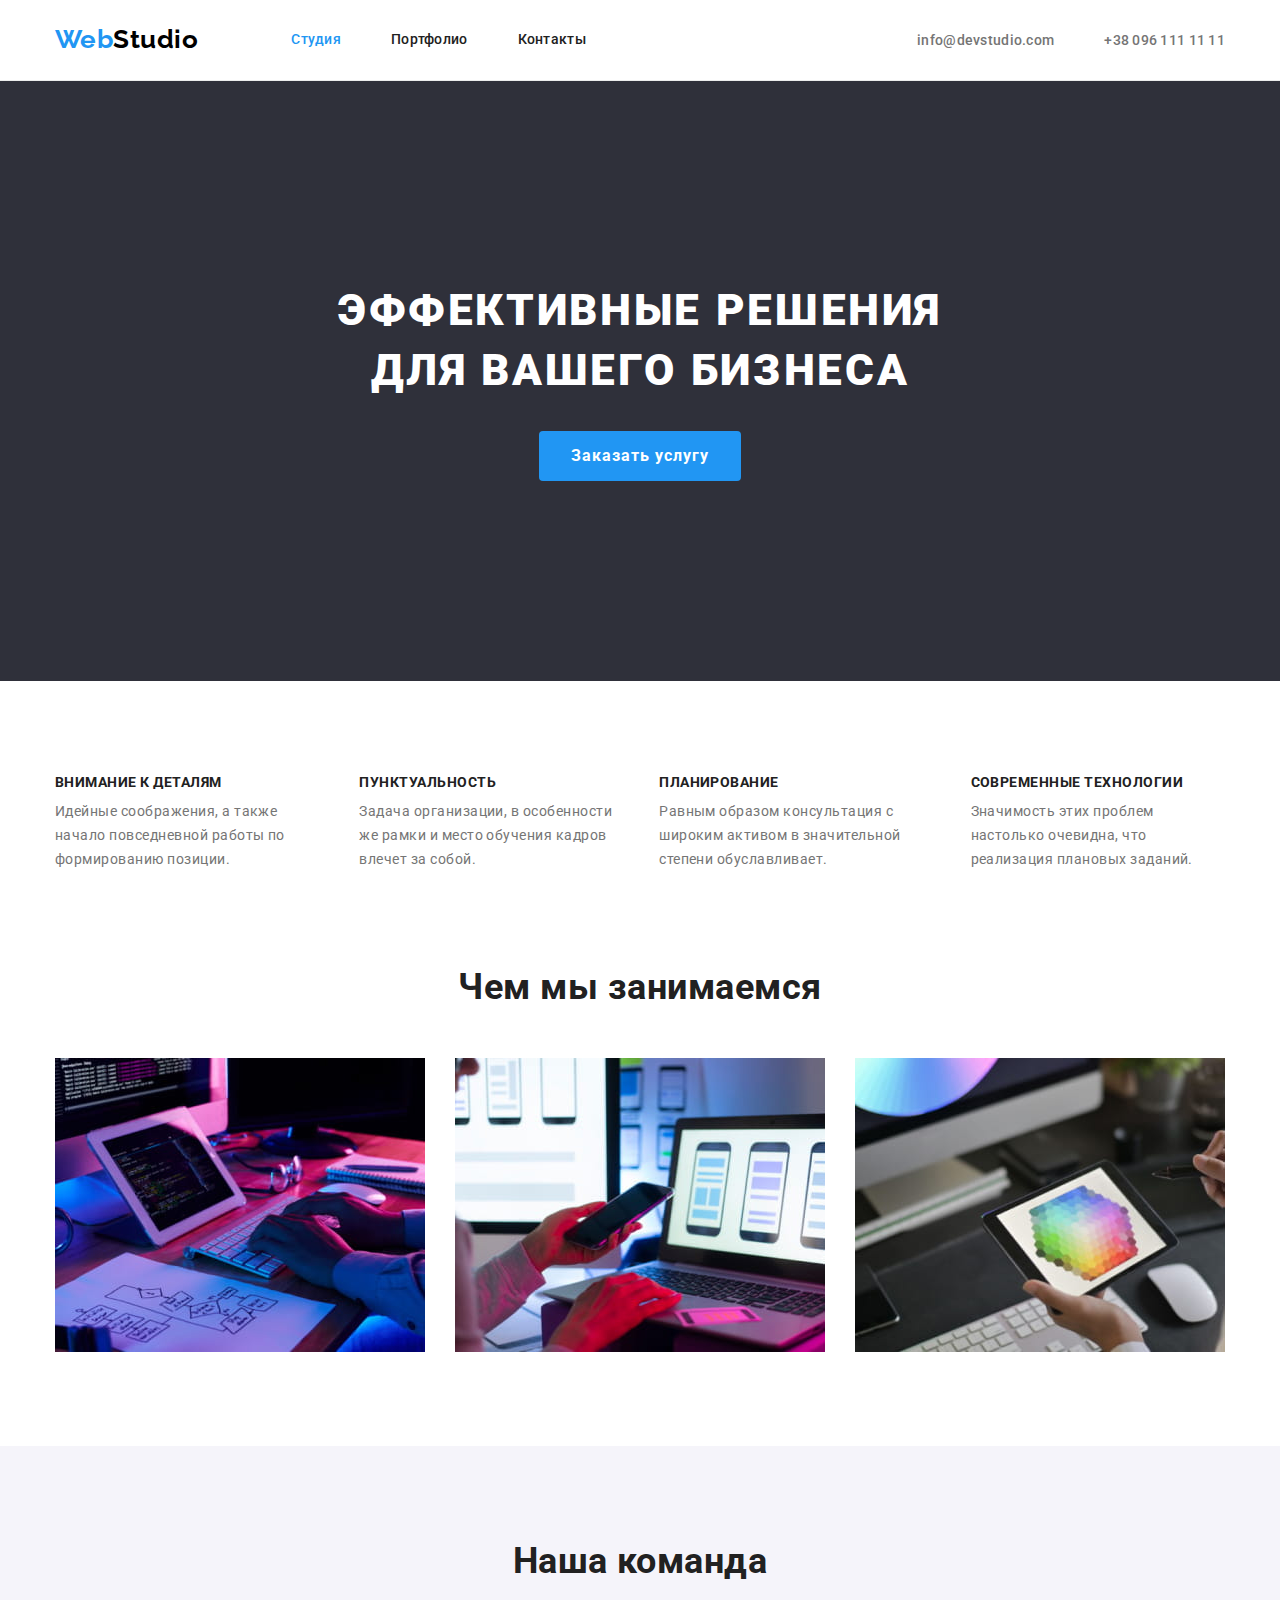
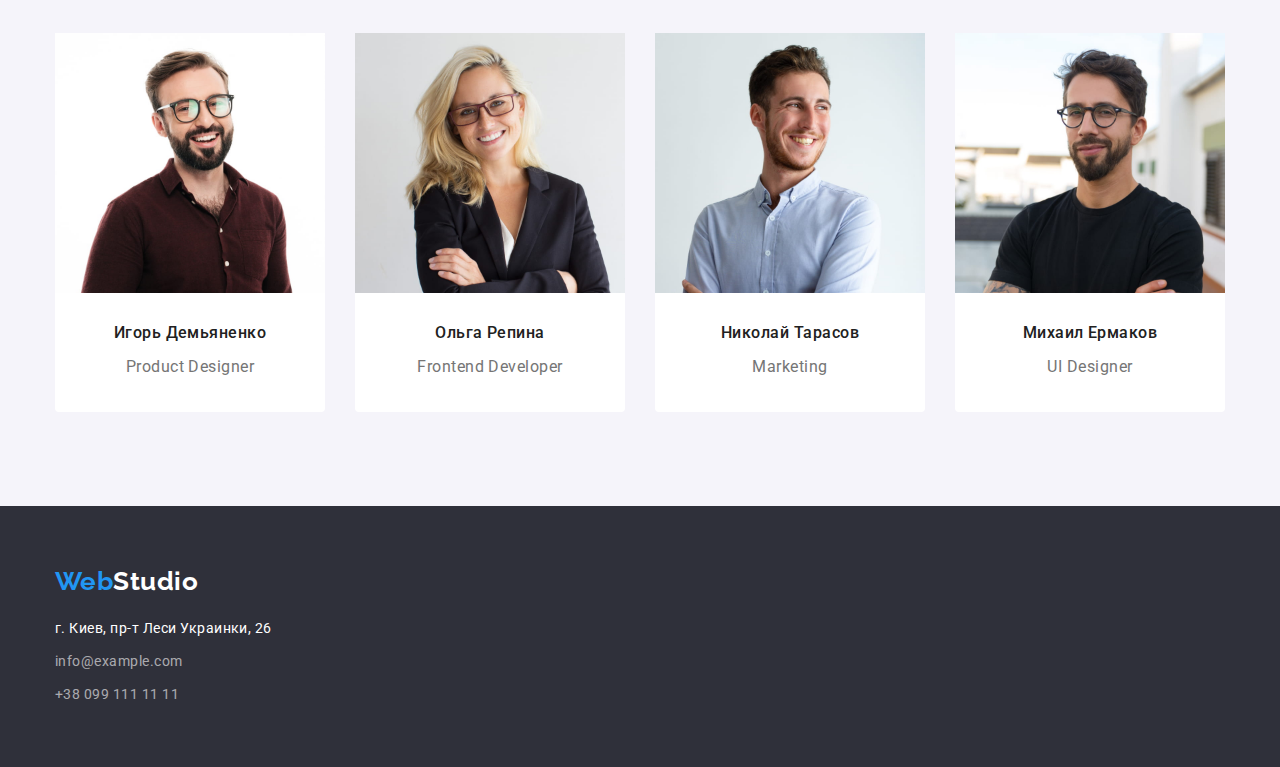
<file: index.html>
<!DOCTYPE html>
<html lang="ru">
  <head>
    <meta charset="UTF-8" />
    <meta http-equiv="X-UA-Compatible" content="IE=edge" />
    <meta name="viewport" content="width=device-width, initial-scale=1.0" />
    <title>WebStudio</title>
    <link rel="preconnect" href="https://fonts.googleapis.com" />
    <link rel="preconnect" href="https://fonts.gstatic.com" crossorigin />
    <link
      href="https://fonts.googleapis.com/css2?family=Raleway:wght@700&family=Roboto:wght@400;500;700;900&display=swap"
      rel="stylesheet"
    />
    <link
      rel="stylesheet"
      href="https://cdnjs.cloudflare.com/ajax/libs/modern-normalize/1.1.0/modern-normalize.min.css"
    />
    <link rel="stylesheet" href="./css/styles.css" />
  </head>
  <body>
    <!-- Header -->
    <header class="header">
      <div class="container main-nav">
        <a href="" class="logo">Web<span class="header-logo-part">Studio</span></a>
        <nav class="site-nav">
          <ul class="site-list">
            <li class="site-nav-item">
              <a href="./index.html" class="site-nav-link current">Студия</a>
            </li>
            <li class="site-nav-item">
              <a href="./portfolio.html" class="site-nav-link">Портфолио</a>
            </li>
            <li class="site-nav-item"><a href="" class="site-nav-link">Контакты</a></li>
          </ul>
        </nav>
        <ul class="contact-nav">
          <li class="contact-nav-item">
            <a href="mailto:info@devstudio.com" class="header-contacts">info@devstudio.com</a>
          </li>
          <li class="contact-nav-item">
            <a href="tel:+380961111111" class="header-contacts">+38 096 111 11 11</a>
          </li>
        </ul>
      </div>
    </header>
    <!-- Main -->
    <main>
      <!--Hero section-->
      <section class="hero">
        <div class="container">
          <h1 class="hero-title">
            Эффективные решения<br />
            для вашего бизнеса
          </h1>
          <button type="button" class="button primary">Заказать услугу</button>
        </div>
      </section>
      <!--Features section-->
      <section class="section">
        <div class="container">
          <h2 class="features-title visually-hidden">Наши преимущества</h2>
          <ul class="features-list">
            <li class="features-item">
              <h3 class="features-item-title">Внимание к деталям</h3>
              <p class="features-text">
                Идейные соображения, а также начало повседневной работы по формированию позиции.
              </p>
            </li>
            <li class="features-item">
              <h3 class="features-item-title">Пунктуальность</h3>
              <p class="features-text">
                Задача организации, в особенности же рамки и место обучения кадров влечет за собой.
              </p>
            </li>
            <li class="features-item">
              <h3 class="features-item-title">Планирование</h3>
              <p class="features-text">
                Равным образом консультация с широким активом в значительной степени обуславливает.
              </p>
            </li>
            <li class="features-item">
              <h3 class="features-item-title">Современные технологии</h3>
              <p class="features-text">
                Значимость этих проблем настолько очевидна, что реализация плановых заданий.
              </p>
            </li>
          </ul>
        </div>
      </section>
      <!--What we do section-->
      <section class="section work">
        <div class="container">
          <h2 class="work-title">Чем мы занимаемся</h2>
          <ul class="work-list">
            <li class="work-item">
              <img src="./images/img-what-we-do-1.jpg" alt="написание кода" width="370" />
            </li>
            <li class="work-item">
              <img src="./images/img-what-we-do-2.jpg" alt="адаптивный интерфейс" width="370" />
            </li>
            <li class="work-item">
              <img src="./images/img-what-we-do-3.jpg" alt="цветовая палитра" width="370" />
            </li>
          </ul>
        </div>
      </section>
      <!--Our team section-->
      <section class="section team">
        <div class="container">
          <h2 class="team-title">Наша команда</h2>
          <ul class="team-list">
            <li class="team-item">
              <img
                src="./images/member-1.jpg"
                alt="Игорь Демьяненко продакт менеджер"
                width="270"
              />
              <div class="team-item-content">
                <h3 class="team-name">Игорь Демьяненко</h3>
                <p lang="en" class="team-profession">Product Designer</p>
              </div>
            </li>
            <li class="team-item">
              <img
                src="./images/member-2.jpg"
                alt="Ольга Репина фронтэнд разработчик"
                width="270"
              />
              <div class="team-item-content">
                <h3 class="team-name">Ольга Репина</h3>
                <p lang="en" class="team-profession">Frontend Developer</p>
              </div>
            </li>
            <li class="team-item">
              <img src="./images/member-3.jpg" alt="Николай Тарасов маркетинг" width="270" />
              <div class="team-item-content">
                <h3 class="team-name">Николай Тарасов</h3>
                <p lang="en" class="team-profession">Marketing</p>
              </div>
            </li>
            <li class="team-item">
              <img src="./images/member-4.jpg" alt="Михаил Ермаков дизайнер" width="270" />
              <div class="team-item-content">
                <h3 class="team-name">Михаил Ермаков</h3>
                <p lang="en" class="team-profession">UI Designer</p>
              </div>
            </li>
          </ul>
        </div>
      </section>
    </main>
    <!-- Footer -->
    <footer class="footer">
      <div class="container footer-info">
        <a href="" class="logo">Web<span class="footer-logo-part">Studio</span></a>
        <address class="footer-address">
          <ul class="footer-list">
            <li class="footer-item">
              <a
                href="https://goo.gl/maps/oisESLWzGZFU7cvu8"
                target="_blank"
                rel="noreferrer noopener"
                class="footer-address"
                >г. Киев, пр-т Леси Украинки, 26</a
              >
            </li>
            <li class="footer-item">
              <a href="mailto:info@example.com" class="footer-contacts">info@example.com</a>
            </li>
            <li class="footer-item">
              <a href="tel:+380991111111" class="footer-contacts">+38 099 111 11 11</a>
            </li>
          </ul>
        </address>
      </div>
    </footer>
  </body>
</html>
</file>
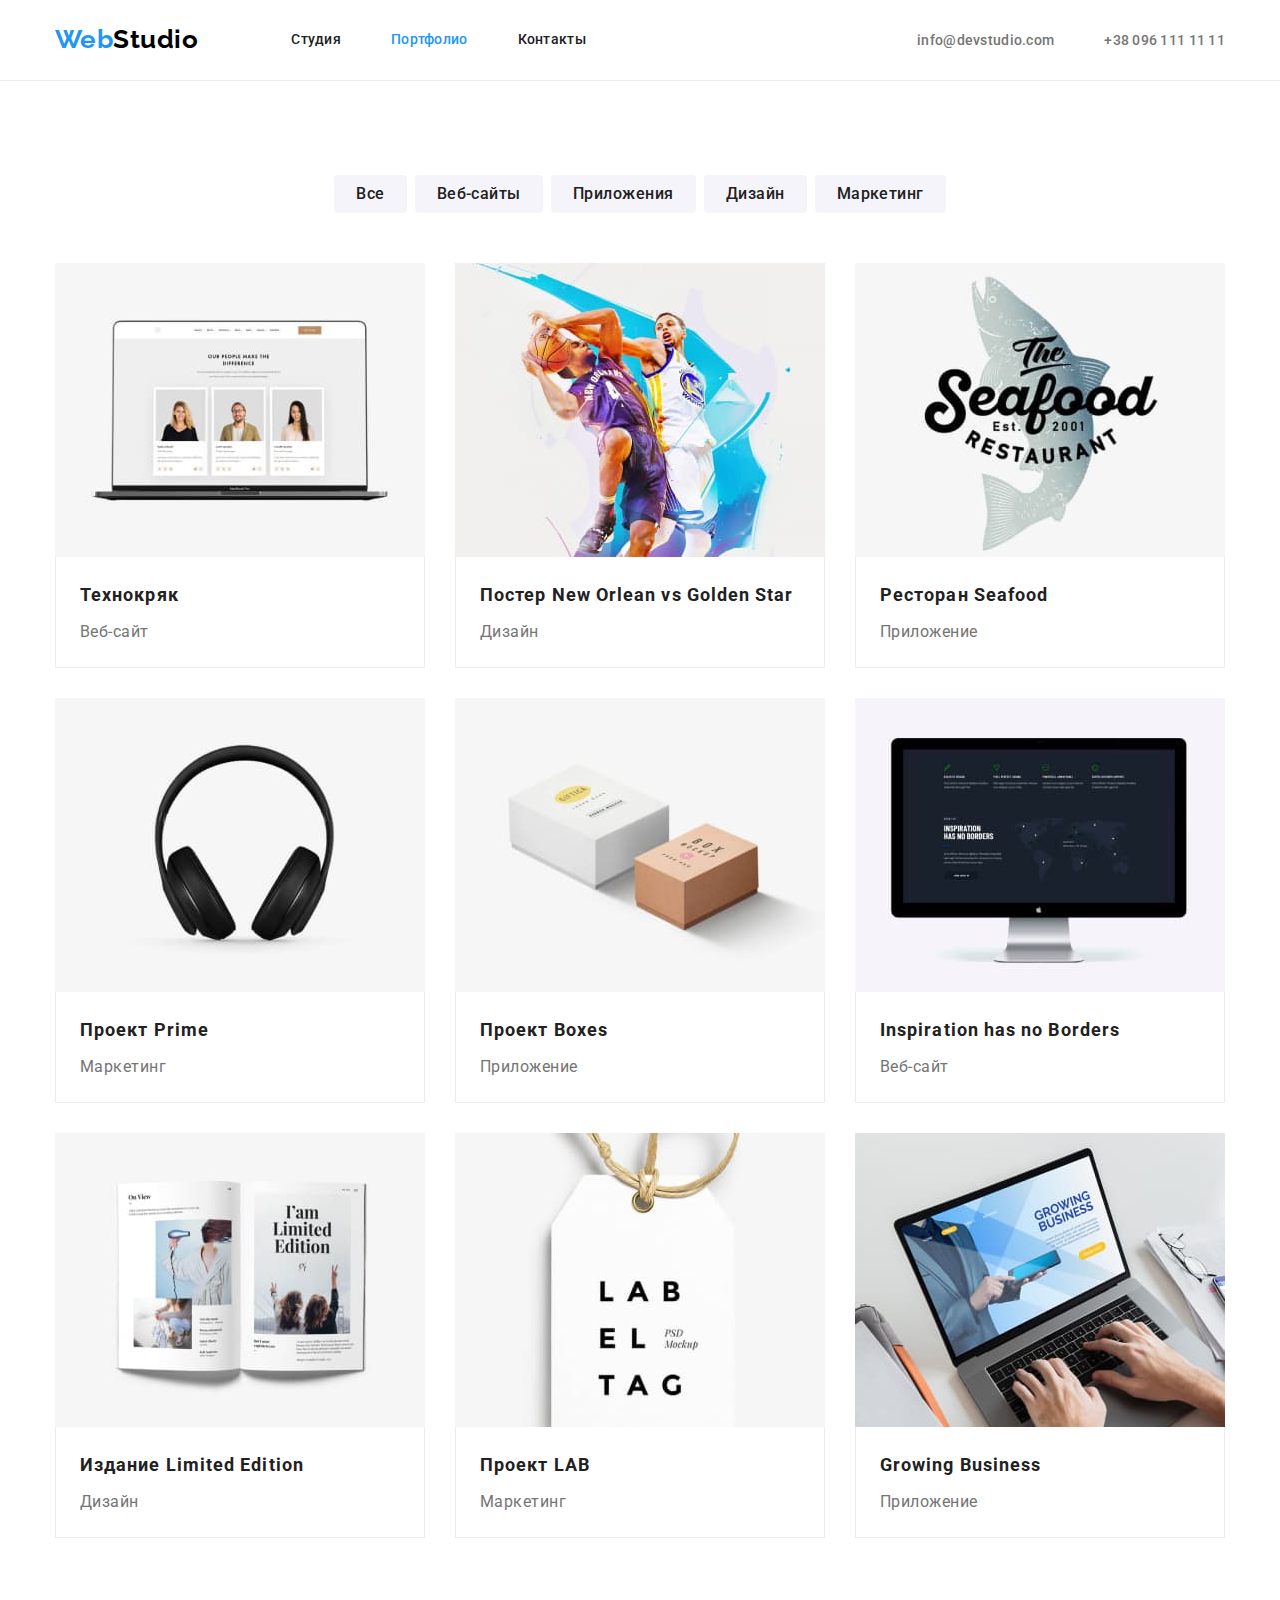
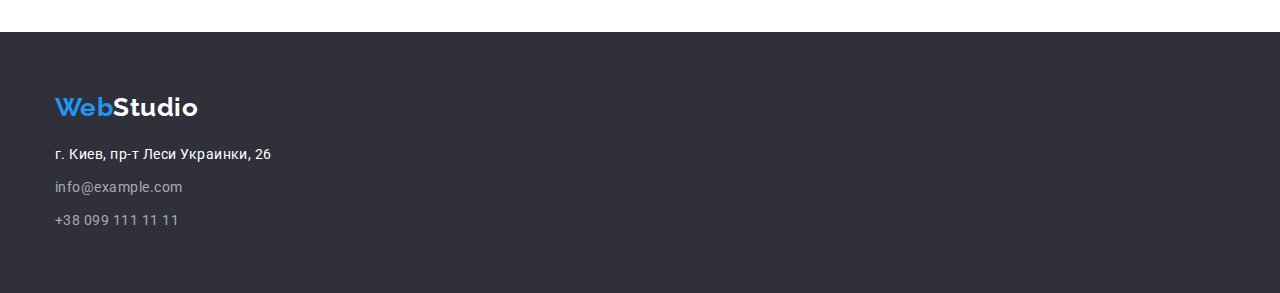
<file: portfolio.html>
<!DOCTYPE html>
<html lang="ru">
  <head>
    <meta charset="UTF-8" />
    <meta http-equiv="X-UA-Compatible" content="IE=edge" />
    <meta name="viewport" content="width=device-width, initial-scale=1.0" />
    <title>WebStudio</title>
    <link rel="preconnect" href="https://fonts.googleapis.com" />
    <link rel="preconnect" href="https://fonts.gstatic.com" crossorigin />
    <link
      href="https://fonts.googleapis.com/css2?family=Raleway:wght@700&family=Roboto:wght@400;500;700;900&display=swap"
      rel="stylesheet"
    />
    <link
      rel="stylesheet"
      href="https://cdnjs.cloudflare.com/ajax/libs/modern-normalize/1.1.0/modern-normalize.min.css"
    />
    <link rel="stylesheet" href="./css/styles.css" />
  </head>
  <body>
    <!-- Header -->
    <header class="header">
      <div class="container main-nav">
        <a href="" class="logo">Web<span class="header-logo-part">Studio</span></a>
        <nav class="site-nav">
          <ul class="site-list">
            <li class="site-nav-item">
              <a href="./index.html" class="site-nav-link">Студия</a>
            </li>
            <li class="site-nav-item">
              <a href="./portfolio.html" class="site-nav-link current">Портфолио</a>
            </li>
            <li class="site-nav-item"><a href="" class="site-nav-link">Контакты</a></li>
          </ul>
        </nav>
        <ul class="contact-nav">
          <li class="contact-nav-item">
            <a href="mailto:info@devstudio.com" class="header-contacts">info@devstudio.com</a>
          </li>
          <li class="contact-nav-item">
            <a href="tel:+380961111111" class="header-contacts">+38 096 111 11 11</a>
          </li>
        </ul>
      </div>
    </header>
    <!-- Main -->
    <main>
      <section class="section">
        <div class="container">
          <h1 class="portfolio-title visually-hidden">Портфолио</h1>
          <ul class="portfolio-filters">
            <li class="portfolio-item">
              <button type="button" class="button secondary">Все</button>
            </li>
            <li class="portfolio-item">
              <button type="button" class="button secondary">Веб-сайты</button>
            </li>
            <li class="portfolio-item">
              <button type="button" class="button secondary">Приложения</button>
            </li>
            <li class="portfolio-item">
              <button type="button" class="button secondary">Дизайн</button>
            </li>
            <li class="portfolio-item">
              <button type="button" class="button secondary">Маркетинг</button>
            </li>
          </ul>
          <ul class="portfolio-projects card-set">
            <li class="card-item">
              <article class="card">
                <div class="card-thumb">
                  <a href="" class="project-link">
                    <img src="./images/project-1.jpg" alt="project-1" width="370" height="294" />
                    <div class="card-content">
                      <h2 class="card-title">Технокряк</h2>
                      <p class="project-kind">Веб-сайт</p>
                      <p class="project-text"></p>
                    </div>
                  </a>
                </div>
              </article>
            </li>

            <li class="card-item">
              <article class="card">
                <div class="card-thumb">
                  <a href="" class="project-link">
                    <img src="./images/project-2.jpg" alt="project-2" width="370" height="294" />
                    <div class="card-content">
                      <h2 class="card-title">
                        Постер <span lang="en">New Orlean vs Golden Star</span>
                      </h2>
                      <p class="project-kind">Дизайн</p>
                      <p class="project-text"></p>
                    </div>
                  </a>
                </div>
              </article>
            </li>

            <li class="card-item">
              <article class="card">
                <div class="card-thumb">
                  <a href="" class="project-link">
                    <img src="./images/project-3.jpg" alt="project-3" width="370" height="294" />
                    <div class="card-content">
                      <h2 class="card-title">Ресторан <span lang="en">Seafood</span></h2>
                      <p class="project-kind">Приложение</p>
                      <p class="project-text"></p>
                    </div>
                  </a>
                </div>
              </article>
            </li>

            <li class="card-item">
              <article class="card">
                <div class="card-thumb">
                  <a href="" class="project-link">
                    <img src="./images/project-4.jpg" alt="project-4" width="370" height="294" />
                    <div class="card-content">
                      <h2 class="card-title">Проект <span lang="en">Prime</span></h2>
                      <p class="project-kind">Маркетинг</p>
                      <p class="project-text"></p>
                    </div>
                  </a>
                </div>
              </article>
            </li>

            <li class="card-item">
              <article class="card">
                <div class="card-thumb">
                  <a href="" class="project-link">
                    <img src="./images/project-5.jpg" alt="project-5" width="370" height="294" />
                    <div class="card-content">
                      <h2 class="card-title">Проект <span lang="en">Boxes</span></h2>
                      <p class="project-kind">Приложение</p>
                      <p class="project-text"></p>
                    </div>
                  </a>
                </div>
              </article>
            </li>

            <li class="card-item">
              <article class="card">
                <div class="card-thumb">
                  <a href="" class="project-link">
                    <img src="./images/project-6.jpg" alt="project-6" width="370" height="294" />
                    <div class="card-content">
                      <h2 class="card-title"><span lang="en">Inspiration has no Borders</span></h2>
                      <p class="project-kind">Веб-сайт</p>
                      <p class="project-text"></p>
                    </div>
                  </a>
                </div>
              </article>
            </li>

            <li class="card-item">
              <article class="card">
                <div class="card-thumb">
                  <a href="" class="project-link">
                    <img src="./images/project-7.jpg" alt="project-7" width="370" height="294" />
                    <div class="card-content">
                      <h2 class="card-title">Издание <span lang="en">Limited Edition</span></h2>
                      <p class="project-kind">Дизайн</p>
                      <p class="project-text"></p>
                    </div>
                  </a>
                </div>
              </article>
            </li>

            <li class="card-item">
              <article class="card">
                <div class="card-thumb">
                  <a href="" class="project-link">
                    <img src="./images/project-8.jpg" alt="project-8" width="370" height="294" />
                    <div class="card-content">
                      <h2 class="card-title">Проект <span lang="en">LAB</span></h2>
                      <p class="project-kind">Маркетинг</p>
                      <p class="project-text"></p>
                    </div>
                  </a>
                </div>
              </article>
            </li>

            <li class="card-item">
              <article class="card">
                <div class="card-thumb">
                  <a href="" class="project-link">
                    <img src="./images/project-9.jpg" alt="project-9" width="370" height="294" />
                    <div class="card-content">
                      <h2 class="card-title"><span lang="en">Growing Business</span></h2>
                      <p class="project-kind">Приложение</p>
                      <p class="project-text"></p>
                    </div>
                  </a>
                </div>
              </article>
            </li>
          </ul>
        </div>
      </section>
    </main>
    <!-- Footer -->
    <footer class="footer">
      <div class="container footer-info">
        <a href="" class="logo">Web<span class="footer-logo-part">Studio</span></a>
        <address class="footer-address">
          <ul class="footer-list">
            <li class="footer-item">
              <a
                href="https://goo.gl/maps/oisESLWzGZFU7cvu8"
                target="_blank"
                rel="noreferrer noopener"
                class="footer-address"
                >г. Киев, пр-т Леси Украинки, 26</a
              >
            </li>
            <li class="footer-item">
              <a href="mailto:info@example.com" class="footer-contacts">info@example.com</a>
            </li>
            <li class="footer-item">
              <a href="tel:+380991111111" class="footer-contacts">+38 099 111 11 11</a>
            </li>
          </ul>
        </address>
      </div>
    </footer>
  </body>
</html>
</file>
<file: css/styles.css>
:root {
  --primary-text-color: #212121;
  --secondary-text-color: #757575;
  --text-color-white: #ffffff;
  --accent-color: #2196f3;
  --background-color: #e5e5e5;
  --footer-background-color: #2f303a;
  --button-secondary-bgc: #f5f4fa;
  --button-primary-hover: #188ce8;
  --footer-contacts: rgba(255, 255, 255, 0.6);
  --header-logo: #000000;
  --line-color: #ececec;
}

body {
  background-color: var(--text-color-white);
  color: var(--secondary-text-color);

  font-family: Roboto, sans-serif;
  letter-spacing: 0.03em;

  margin: 0;
}

h1,
h2,
h3,
h4,
h5,
h6,
p,
ul {
  margin-top: 0;
  margin-bottom: 0;
}

img {
  display: block;
  max-width: 100%;
  height: auto;
}

ul {
  list-style: none;
  padding: 0;
  margin: 0;
}

a {
  text-decoration: none;
}

/* Section */

.section {
  padding-top: 94px;
  padding-bottom: 94px;
}

/* Container */

.container {
  width: 1200px;
  padding-left: 15px;
  padding-right: 15px;
  margin-left: auto;
  margin-right: auto;
}

/* Header */

.header {
  border-bottom: 1px solid var(--line-color);
}

.logo {
  color: var(--accent-color);

  font-family: Raleway, sans-serif;
  font-weight: 700;
  font-size: 26px;
  line-height: 1.2;
}

.header-logo-part {
  color: var(--header-logo);
}

/* Site nav */

.main-nav {
  display: flex;
  align-items: center;
}

.site-nav {
  margin-left: 93px;
}

.site-nav-item:not(:last-child) {
  margin-right: 50px;
}

.site-list {
  display: flex;
}

.site-nav-link {
  display: block;
  padding-top: 32px;
  padding-bottom: 32px;

  color: var(--primary-text-color);

  font-weight: 500;
  font-size: 14px;
  line-height: 1.14;
  letter-spacing: 0.02em;
}

.site-nav-link:hover,
.site-nav-link:focus {
  color: var(--accent-color);
}

.site-nav-link.current {
  color: var(--accent-color);
}

/* Header contacts */

.contact-nav {
  display: flex;
  margin-left: auto;
}

.contact-nav-item:not(:first-child) {
  margin-left: 50px;
}

.header-contacts {
  color: var(--secondary-text-color);

  font-weight: 500;
  font-size: 14px;
  line-height: 1.14;
  letter-spacing: 0.02em;
}

.header-contacts:hover,
.header-contacts:focus {
  color: var(--accent-color);
}

.header-contacts:active {
  color: var(--accent-color);
}

/* Hero */

.hero {
  background-color: var(--footer-background-color);

  text-align: center;
  padding: 200px 0;
}

.hero-title {
  color: var(--text-color-white);

  font-weight: 900;
  font-size: 44px;
  line-height: 1.36;
  letter-spacing: 0.06em;
  text-transform: uppercase;
}

/* Buttons */

.button {
  font-family: inherit;
  cursor: pointer;
  text-align: center;
  font-size: 16px;
  align-items: center;
  border: transparent;
  border-radius: 4px;
  display: inline-block;
}

.button.primary {
  padding: 10px 32px;
  margin-top: 30px;

  background-color: var(--accent-color);
  color: var(--text-color-white);

  font-weight: 700;
  line-height: 1.87;
  letter-spacing: 0.06em;
}

.button.primary:hover,
.button.primary:focus {
  background-color: var(--button-primary-hover);
  color: var(--text-color-white);
}

.button.secondary {
  padding: 6px 22px;
  background-color: var(--button-secondary-bgc);
  color: var(--primary-text-color);

  font-weight: 500;
  line-height: 1.62;
  letter-spacing: 0.03em;
}

.button.secondary:hover,
.button.secondary:focus {
  background-color: var(--accent-color);
  color: var(--text-color-white);
}

.button.secondary:active {
  color: var(--accent-color);
}

/* Features */

.visually-hidden {
  position: absolute;
  width: 1px;
  height: 1px;
  margin: -1px;
  padding: 0;
  overflow: hidden;
  border: 0;
  clip: rect(0 0 0 0);
}

.features-list {
  display: flex;
}

.features-item {
  margin-right: 30px;
}

.features-item:nth-child(4n) {
  margin-right: 0;
}

.features-item-title {
  color: var(--primary-text-color);

  font-weight: 700;
  font-size: 14px;
  line-height: 1.14;
  text-transform: uppercase;

  margin-bottom: 10px;
}

.features-text {
  color: var(--secondary-text-color);

  font-size: 14px;
  line-height: 1.71;
}

/* Work */

.work {
  padding-top: 0;
  /* display: flex; */
}

.work-title {
  margin-bottom: 50px;
}

.work-list {
  display: flex;
  align-items: center;
}

.work-item {
  margin-right: 30px;
}

.work-item:nth-child(3n) {
  margin-right: 0;
}

.work-title,
.team-title {
  color: var(--primary-text-color);

  font-weight: 700;
  font-size: 36px;
  line-height: 1.17;
  text-align: center;
}

/* Team */

.team {
  background-color: var(--button-secondary-bgc);
}

.team-list {
  display: flex;
}

.team-item {
  margin-right: 30px;
  background-color: var(--text-color-white);
  border-radius: 0px 0px 4px 4px;
}

.team-item:nth-child(4n) {
  margin-right: 0;
}

.team-item-content {
  text-align: center;
  padding-top: 30px;
  padding-bottom: 30px;
  font-size: 16px;
}

.team-title,
.team-name {
  color: var(--primary-text-color);
}

.team-title {
  margin-top: 0;
  margin-right: 0;
  margin-bottom: 50px;
}

.team-name {
  font-weight: 500;
  line-height: 1.2;
  font-size: 16px;

  margin-bottom: 10px;
}

.team-profession {
  color: var(--secondary-text-color);

  line-height: 1.9;
  font-size: 16px;
}

/* Footer */

.footer {
  background-color: var(--footer-background-color);

  padding-top: 60px;
  padding-bottom: 60px;
}

.footer-logo-part {
  color: var(--text-color-white);
}

.footer-list {
  font-style: normal;
  font-size: 14px;
  line-height: 1.71;
}

.footer-address {
  color: var(--text-color-white);

  margin-top: 20px;
}

.footer-contacts {
  color: var(--footer-contacts);
}

.footer-contacts:hover,
.footer-contacts:focus {
  color: var(--accent-color);
}

.footer-contacts:active {
  color: var(--accent-color);
}

.footer-item:not(:first-child) {
  margin-top: 9px;
}

/* Portfolio */

.portfolio-title,
.features-title {
  visibility: hidden;
}

.portfolio-filters {
  display: flex;
  justify-content: center;
  margin-bottom: 50px;
}

.portfolio-item:not(:last-child) {
  margin-right: 8px;
}

/* Card Set */

.card-set {
  margin-top: -30px;
  margin-left: -30px;
  display: flex;
  flex-wrap: wrap;
}

.card-item {
  flex-basis: calc(100% / 3 - 30px);

  margin-left: 30px;
  margin-top: 30px;
}

.card-title {
  color: var(--primary-text-color);

  margin-bottom: 4px;
  font-weight: 700;
  font-size: 18px;
  line-height: 2;
  letter-spacing: 0.06em;
}

.card-content {
  padding: 20px 24px;
  border-bottom: 1px solid var(--line-color);
  border-left: 1px solid var(--line-color);
  border-right: 1px solid var(--line-color);
}

/* Projects */

.project-kind {
  color: var(--secondary-text-color);

  font-size: 16px;
  line-height: 1.87;
}
</file>
